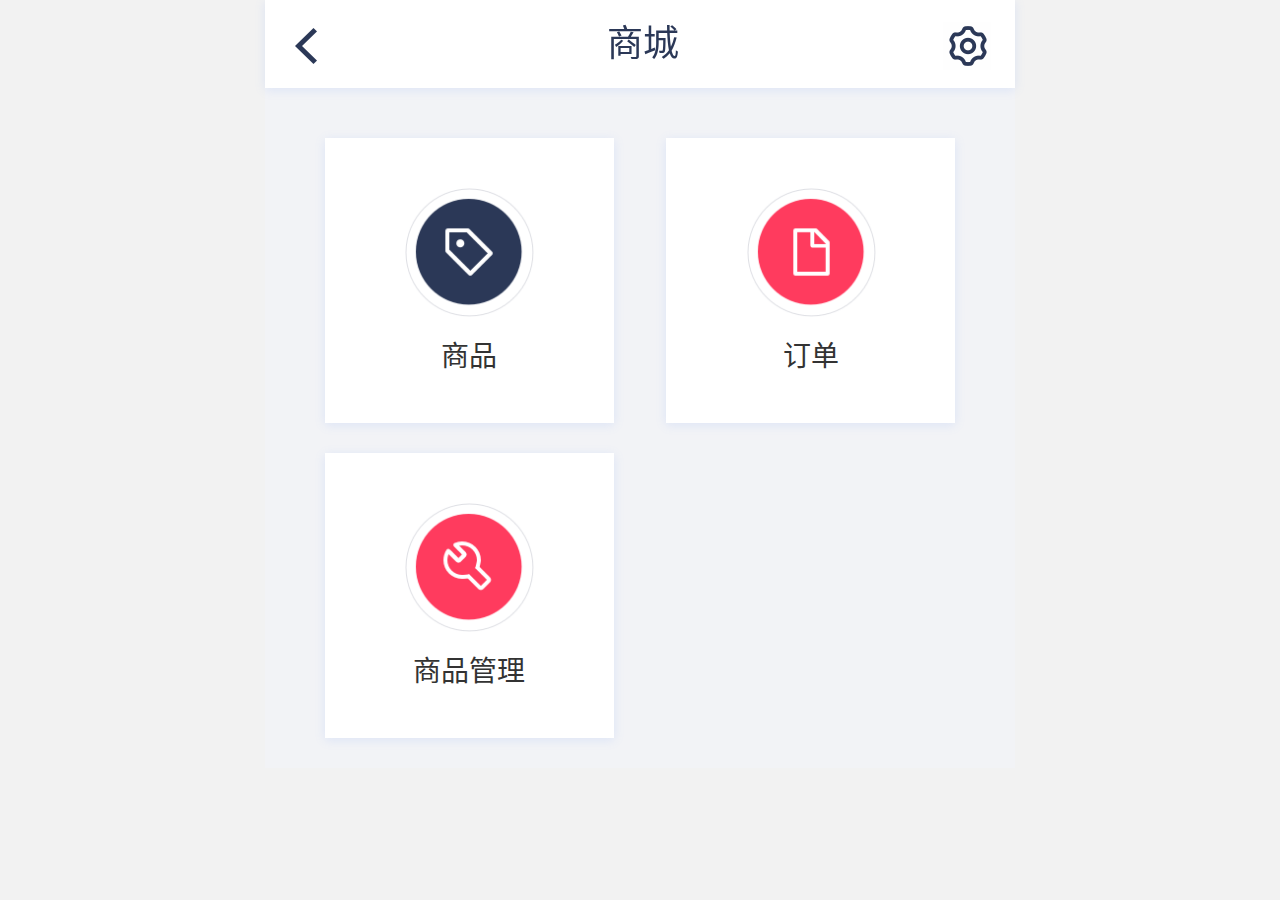
<file: index.html>
<!DOCTYPE html>
<html lang="zh-CN">
<head>
    <meta charset="UTF-8">
    <meta name="viewport" content="width=device-width,minimum-scale=1.0,maximum-scale=1.0,user-scalable=no">
    <script src="js/layout.js"></script>
    <title>商城</title>
    <link rel="stylesheet" href="css/comment.css">
    <link rel="stylesheet" href="css/index.css">
</head>

<body>
    <div class="box">
        <header>
            <ul>
                <li class="back">
                    <a href="javascript:void(0)"><img src="img/back@2x.png" alt=""></a>
                </li>
                <li class="title">
                    商城
                </li>
                <li class="setting">
                    <img src="img/set@2x.png" alt="">
                </li>
            </ul>
        </header>

        <div class="content">
            <div class="group">
                <a href="javascript:void(0)">
                    <div><img src="img/goods@2x.png" alt="商品"></div>
                    <p>商品</p>
                </a>
            </div>
            <div class="group">
                <a href="javascript:void(0)">
                    <div><img src="img/order@2x.png" alt="商品"></div>
                    <p>订单</p>
                </a>
            </div>
            <div class="group">
                <a href="javascript:void(0)">
                    <div><img src="img/goods_manager@2x.png" alt="商品"></div>
                    <p>商品管理</p>
                </a>
            </div>
        </div>


    </div>
</body>
</html>
</file>
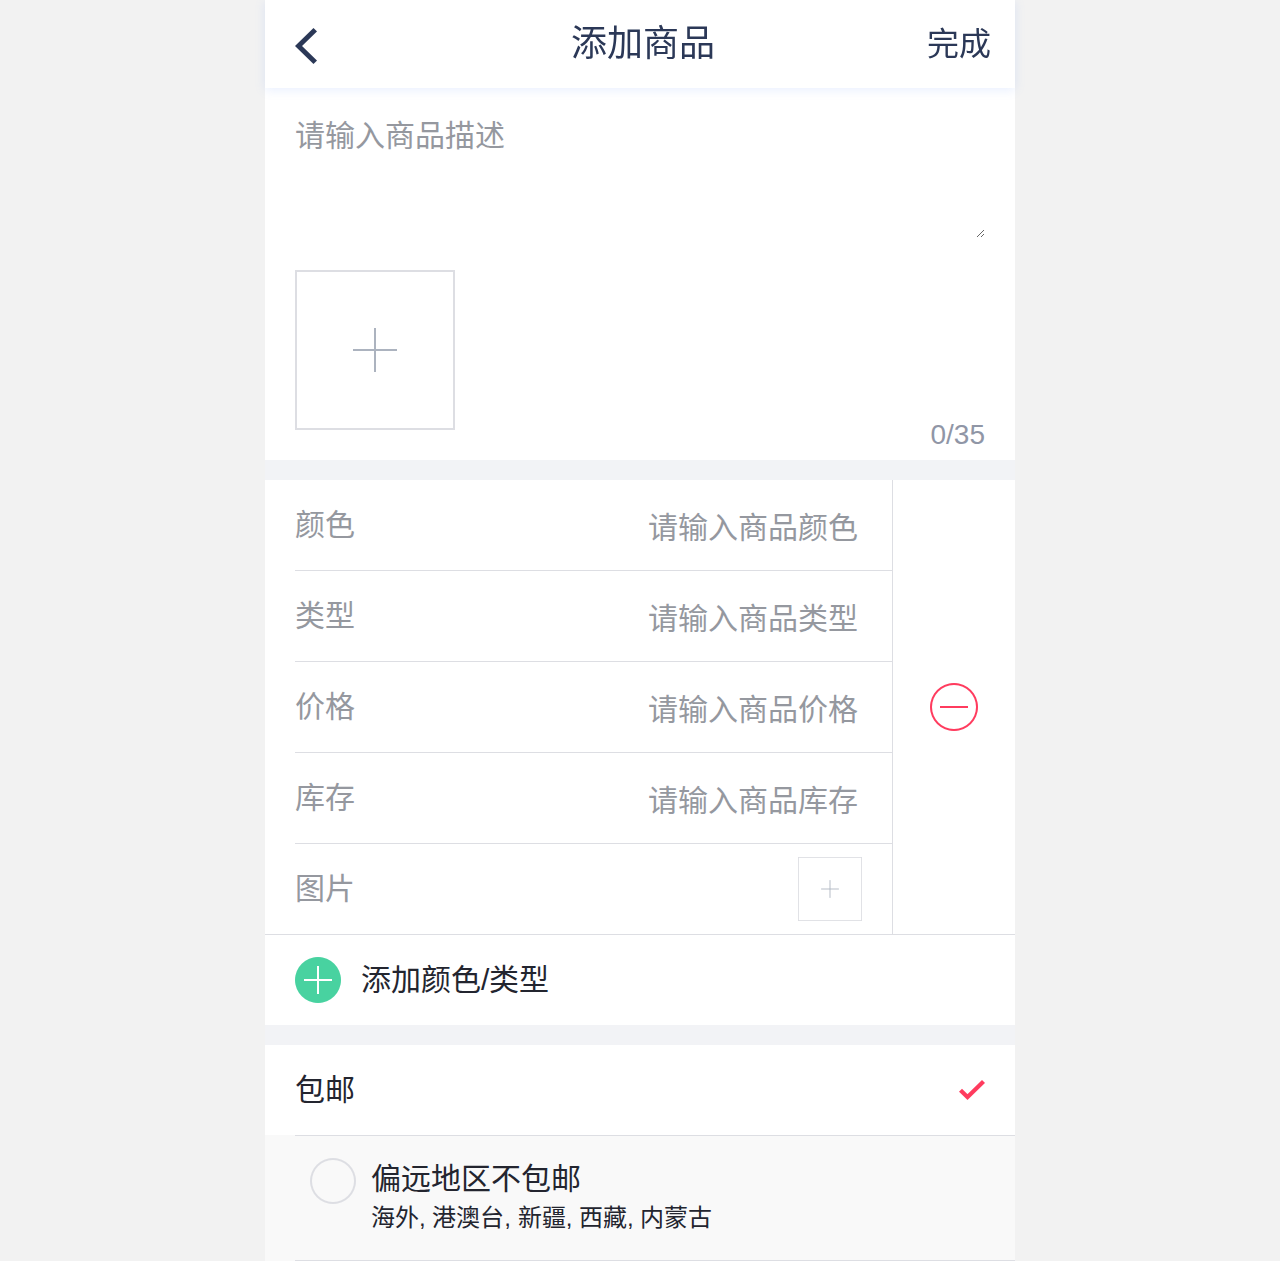
<file: add_goods.html>
<!DOCTYPE html>
<html lang="zh-CN">
<head>
    <meta charset="UTF-8">
    <meta name="viewport" content="width=device-width,minimum-scale=1.0,maximum-scale=1.0,user-scalable=no">
    <script src="js/layout.js"></script>
    <link rel="stylesheet" href="css/comment.css">
    <link rel="stylesheet" href="css/preview.css">
    <title>添加商品</title>
    <style>
        /*header*/
        header .complete{
            font-size: 0.32rem;
        }
        .edit-box{
            padding:0.3rem 0.3rem 0.3rem 0.3rem;
            background: #ffffff;
            position: relative;
        }
        .goods-dec-edit{
            font-size: 0.3rem;
            line-height: 0.4rem;
            width: 100%;
            height: 1.2rem;
            margin-bottom:0.22rem;
        }
        textarea::-webkit-input-placeholder,input::-webkit-input-placeholder{
            color: #95989F;
        }
        .banner-box li{
            position: relative;
            float: left;
            width: 1.6rem;
            height: 1.6rem;
            overflow: hidden;
            background: url("img/add-img@2x.png") no-repeat;
            background-size: cover;
            margin-right: 0.16rem;
        }
        .banner-box:after,.attr-edit:after,ul:after{
            display: table;
            content: '';
            clear: both;
        }
        .banner-box input[type='file']{
            position: absolute;
            left: 0;
            top: 0;
            width: 100%;
            height: 100%;
            opacity: 0;

        }
        .delete-icon{
            position: absolute;
            right: 0;
            top: 0;
            width: 0.32rem;
        }
        .banner-box img:not(.delete-icon){
            width: 100%;
        }
        .limit-box {
            position: absolute;
            right: 0.3rem;
            bottom: 0.1rem;
            font-size: 0.28rem;
            color: #9096A6;
            letter-spacing: 0;
            line-height: 0.3rem;
        }

        /*属性*/
        .attr-edit{
            margin-top: 0.2rem;
            padding-left: 0.3rem;
            background: #ffffff;
            position: relative;
        }
        .attr-edit>ul>li{
            position: relative;
            border-bottom: 1px solid #DDDEE3;
            padding:0.3rem 0.3rem 0.3rem 0;
            font-size: 0.3rem;
            color: #95989F;
            line-height: 0.3rem;
            width: 5.98rem;
            border-right: 1px solid #DDDEE3;
        }
        .attr-edit>ul>li:last-child{
            border-bottom: none;
        }
        .attr-edit li input{
            font-size: 0.3rem;
            width: 2.16rem;
            border: none;
            outline: none;
            float: right;
        }
        .attr-goods{
            position: absolute;
            right: 0.3rem;
            top:50%;
            margin-top:-0.32rem;

        }
        .goods-shortcut{
            position: relative;
            float: left;
            width: 0.64rem;
            height: 0.64rem;
            overflow: hidden;
            background: url("img/add-80.png") no-repeat center;
            background-size: 0.64rem 0.64rem;
            margin-left: 0.16rem;
        }
        .attr-edit input[type=file]{
            width: 0.64rem;
            height: 0.64rem;
            position: absolute;
            top:0;
            left: 0;
            opacity: 0;
        }
        .goods-shortcut img{
            width: 100%;
            display: block;
        }
        .delete-attr{
            position: absolute;
            right: 0.36rem;
            top:50%;
            margin-top: -0.25rem;
            width: 0.5rem;
        }
        .add-attr{
            border-top:1px solid #DDDEE3;
            background: #ffffff;
            padding: 0.3rem 0.3rem 0.3rem 0.96rem;
            position: relative;
            font-size: 0.3rem;
            color: #23252F;
            line-height: 0.3rem;
        }
        .add-attr span{
            position: absolute;
            left: 0.3rem;
            top:50%;
            margin-top: -0.23rem;
            display: inline-block;
            width: 0.46rem;
            height: 0.46rem;
            background: url("img/add-attr@2x.png") no-repeat center;
            background-size: 0.46rem 0.46rem;
        }
        /*包邮*/
        .detail-list{
            padding:0.3rem;
            background: #ffffff;
            font-size: 0.3rem;
            color: #23252F;
            line-height: 0.3rem;
            margin-top: 0.2rem;
        }
        .detail-list img{
            float: right;
            width: 0.26rem;
            margin-top:0.05rem;
        }
        .postage-exclude-box{
            padding-left:0.3rem;
            background: #F9F9F9;
        }
        .postage-exclude{
            border-top: 1px solid #DDDEE3;
            border-bottom: 1px solid #DDDEE3;

            color: #23252F;
        }
        .postage-title{
            padding-top:0.2rem;
            font-size: 0.3rem;
            color: #23252F;
            line-height: 0.46rem;
        }
        .postage-title span{
            width: 0.46rem;
            height: 0.46rem;
            display: inline-block;
            padding-left: 0.76rem;
            background: url("img/check-box@2x.png") no-repeat center;
            background-size: 0.46rem 0.46rem;
            vertical-align: middle;
        }
        .postage-exclude-area{
            padding-left: 0.76rem;
            font-size: 0.24rem;
            color: #23252F;
            line-height: 0.28rem;
            padding-bottom: 0.28rem;
        }
    </style>
</head>
<body>
    <div class="box">
        <header>
            <ul>
                <li class="back">
                    <a href="javascript:void(0)"><img src="img/back@2x.png" alt=""></a>
                </li>
                <li class="title">
                    添加商品
                </li>
                <li class="setting complete">
                    完成
                </li>
            </ul>
        </header>
        <div class="content">

            <!--文案编辑-->
            <div class="edit-box">
                <textarea class="goods-dec-edit" id="" maxlength="35"  name="" placeholder="请输入商品描述"></textarea>
                <div class="banner-box">
                    <ul>
                        <li>
                            <input type="file" name="banner[]">
                            <!--<img src="img/1.jpg" alt="">-->
                            <!--<img src="img/delete-banner@2x.png" alt="" class="delete-icon">-->
                        </li>
                    </ul>
                </div>
                <div class="limit-box">0/<span class="limit">35</span></div>
            </div>

            <!--属性编辑-->
            <div class="attr-box">
                <div class="attr-edit">
                    <ul>
                        <li>
                            <span>颜色</span>
                            <input type="text" name="size" placeholder="请输入商品颜色">
                        </li>
                        <li>
                            <span>类型</span>
                            <input type="text" name="type" placeholder="请输入商品类型">
                        </li>
                        <li>
                            <span>价格</span>
                            <input type="text" name="price" placeholder="请输入商品价格">
                        </li>
                        <li>
                            <span>库存</span>
                            <input type="text" name="size" placeholder="请输入商品库存">
                        </li>
                        <li>
                            <span>图片</span>
                            <div  class="attr-goods">
                                <ul>
                                    <li  class="goods-shortcut">
                                        <input type="file" name=attr[]">
                                        <!--<img src="img/1.jpg" alt="">-->
                                    </li>
                                </ul>
                            </div>
                        </li>
                    </ul>
                    <img src="img/detele-red@2x.png" alt="" class="delete-attr">
                </div>
                <div class="add-attr">
                    <span></span>添加颜色/类型
                </div>
            </div>

            <!--包邮-->
            <div class="postage">
                <div class="detail-list">
                    包邮
                    <img src="img/single-check@2x.png" alt="">
                </div>
                <div class="postage-exclude-box">
                    <div class="postage-exclude">
                        <div class="postage-title"><span></span>偏远地区不包邮</div>
                        <div class="postage-exclude-area">海外,&nbsp;港澳台,&nbsp;新疆,&nbsp;西藏,&nbsp;内蒙古</div>
                    </div>
                </div>
            </div>
        </div>

    </div>
</body>
</html>
</file>
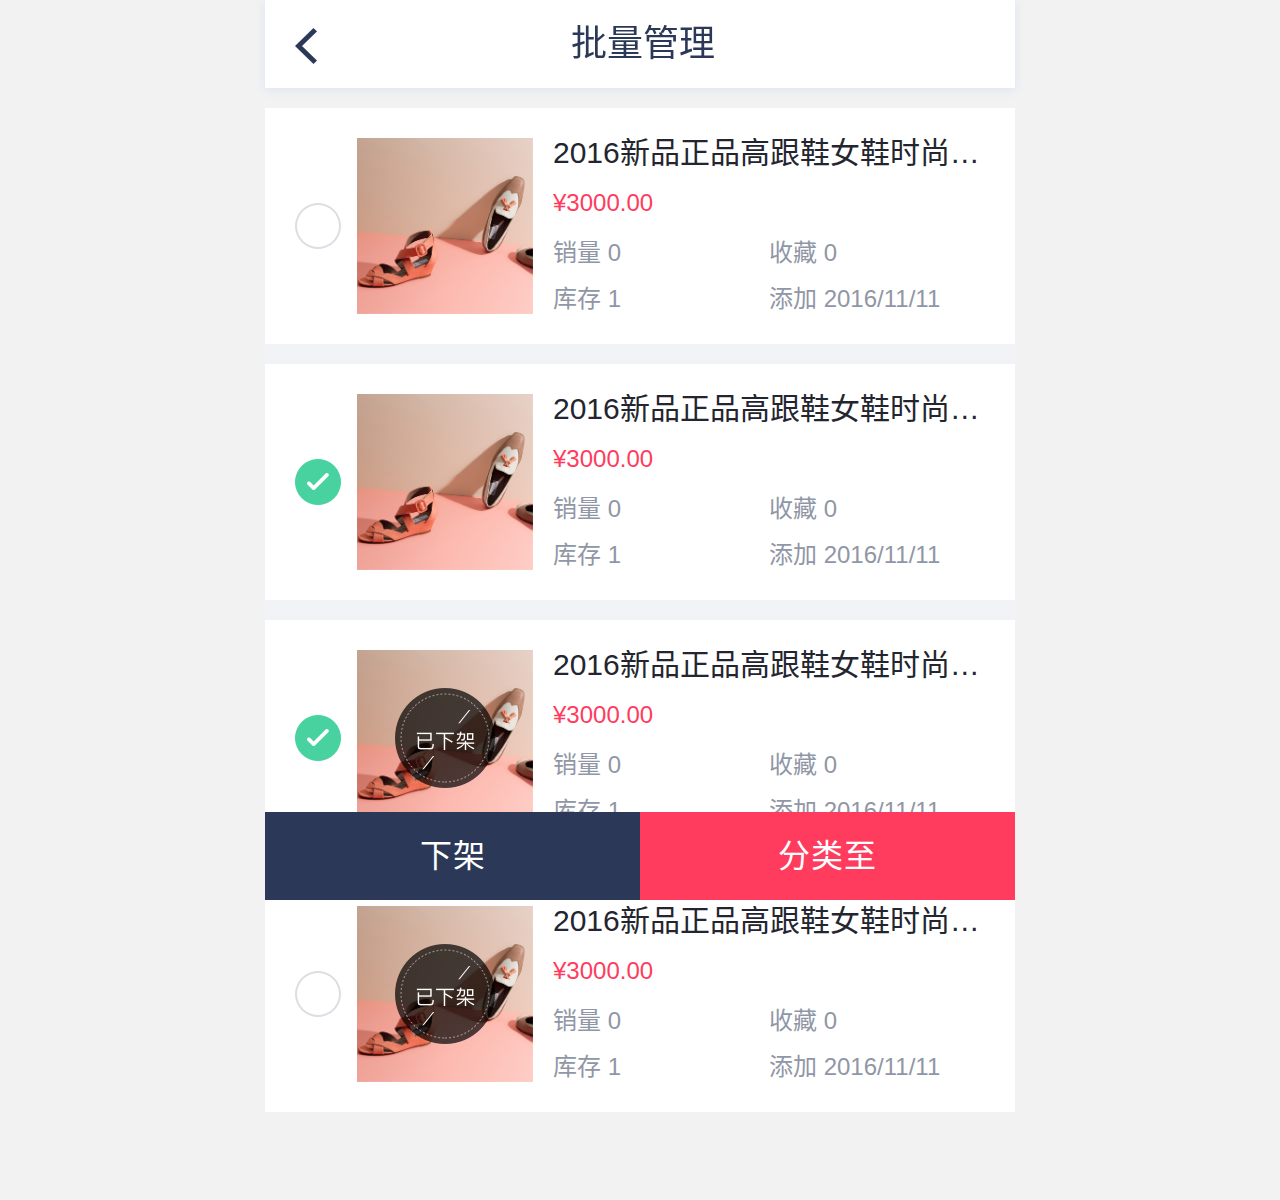
<file: bulk-manage.html>
<!DOCTYPE html>
<html lang="zh-CN">
<head>
    <meta charset="UTF-8">
    <script src="js/layout.js"></script>
    <meta name="viewport" content="width=device-width,minimum-scale=1.0,maximum-scale=1.0,user-scalable=no">
    <link rel="stylesheet" href="css/comment.css">
    <link rel="stylesheet" href="css/goods_manager.css">
    <title>批量管理</title>
</head>
<style>
    .content{
        margin: 1.08rem 0 0.88rem;

    }
    .bulk .goods-item{
        margin-top: 0.2rem;
        padding:0.3rem;

    }
    .bulk .check{
        float: left;
        width: 0.46rem;
        margin-right: 0.16rem;
    }
    .bulk .check img{
        width:0.46rem;
        margin-top:0.65rem;
    }
    .bulk .goods-dec{
        width: 4.32rem;
    }
    .dialog{

        background: rgba(0,0,0,0.7);
        box-shadow: 0 2px 14px 0;
        border-radius: 0.1rem;
        font-size: 0.28rem;
        padding:0.3rem 0.4rem;
        color:#fff;
        position: fixed;
        top:50%;
        left: 50%;
        transform: translate(-50%,-50%);
        letter-spacing: 1px;
        display: none;
    }
</style>
<body>
    <div class="box">
        <!--header-->
        <header>
            <ul>
                <li class="back">
                    <a href="javascript:void(0)"><img src="img/back@2x.png" alt=""></a>
                </li>
                <li class="title">
                    批量管理
                </li>
            </ul>
        </header>

        <!--content-->

        <div class="content">
            <div class="bulk">
                <div class="onsale">
                    <!--上架中商品列表-->
                    <div class="goods-list">
                        <div class="goods-item">
                            <div class="check">
                                <img src="img/check-box@2x.png" alt="">
                            </div>
                            <div class="goods-img">
                                <img src="img/1@2x.png" alt="">
                            </div>
                            <div class="goods-dec">
                                <p class="title">2016新品正品高跟鞋女鞋时尚新品女2016新品正品高跟鞋女鞋时尚新品女</p>
                                <p class="price">&yen;3000.00</p>
                                <p>
                                    <span>销量&nbsp;0</span><span>收藏&nbsp;0</span>
                                </p>
                                <p>
                                    <span>库存&nbsp;1</span><span>添加&nbsp;2016/11/11</span>
                                </p>
                            </div>
                        </div>
                    </div>

                    <!--选中列表-->
                    <div class="goods-list">
                        <div class="goods-item">
                            <div class="check">
                                <img src="img/checked@2x.png" alt="">
                            </div>
                            <div class="goods-img">
                                <img src="img/1@2x.png" alt="">
                            </div>
                            <div class="goods-dec">
                                <p class="title">2016新品正品高跟鞋女鞋时尚新品女2016新品正品高跟鞋女鞋时尚新品女</p>
                                <p class="price">&yen;3000.00</p>
                                <p>
                                    <span>销量&nbsp;0</span><span>收藏&nbsp;0</span>
                                </p>
                                <p>
                                    <span>库存&nbsp;1</span><span>添加&nbsp;2016/11/11</span>
                                </p>
                            </div>
                        </div>

                    </div>
                </div>
                <!--下架商品列表-->
                <div class="forsale">
                    <div class="goods-list">
                        <div class="goods-item">
                            <div class="check">
                                <img src="img/checked@2x.png" alt="">
                            </div>
                            <div class="goods-img  position-img">
                                <img src="img/1@2x.png" alt="">
                                <img src="img/undercarriage1@2x.png" alt="" class="under-icon">
                            </div>
                            <div class="goods-dec">
                                <p class="title">2016新品正品高跟鞋女鞋时尚新品女2016新品正品高跟鞋女鞋时尚新品女</p>
                                <p class="price">&yen;3000.00</p>
                                <p>
                                    <span>销量&nbsp;0</span><span>收藏&nbsp;0</span>
                                </p>
                                <p>
                                    <span>库存&nbsp;1</span><span>添加&nbsp;2016/11/11</span>
                                </p>
                            </div>
                        </div>

                    </div>

                    <div class="goods-list">
                        <div class="goods-item">
                            <div class="check">
                                <img src="img/check-box@2x.png" alt="">
                            </div>
                            <div class="goods-img  position-img">
                                <img src="img/1@2x.png" alt="">
                                <img src="img/undercarriage1@2x.png" alt="" class="under-icon">
                            </div>
                            <div class="goods-dec">
                                <p class="title">2016新品正品高跟鞋女鞋时尚新品女2016新品正品高跟鞋女鞋时尚新品女</p>
                                <p class="price">&yen;3000.00</p>
                                <p>
                                    <span>销量&nbsp;0</span><span>收藏&nbsp;0</span>
                                </p>
                                <p>
                                    <span>库存&nbsp;1</span><span>添加&nbsp;2016/11/11</span>
                                </p>
                            </div>
                        </div>

                    </div>
                </div>
            </div>


        </div>
        <!--footer-->
        <div class="footer">
            <ul>
                <li class="add foot-l">
                    <a href="javascript:void(0)">下架</a>
                </li>
                <li class="manage foot-r">
                    <a href="javascript:void(0)">分类至</a>
                </li>
            </ul>
        </div>

        <div class="dialog">
            商品已下架
        </div>
    </div>
</body>
</html>
</file>
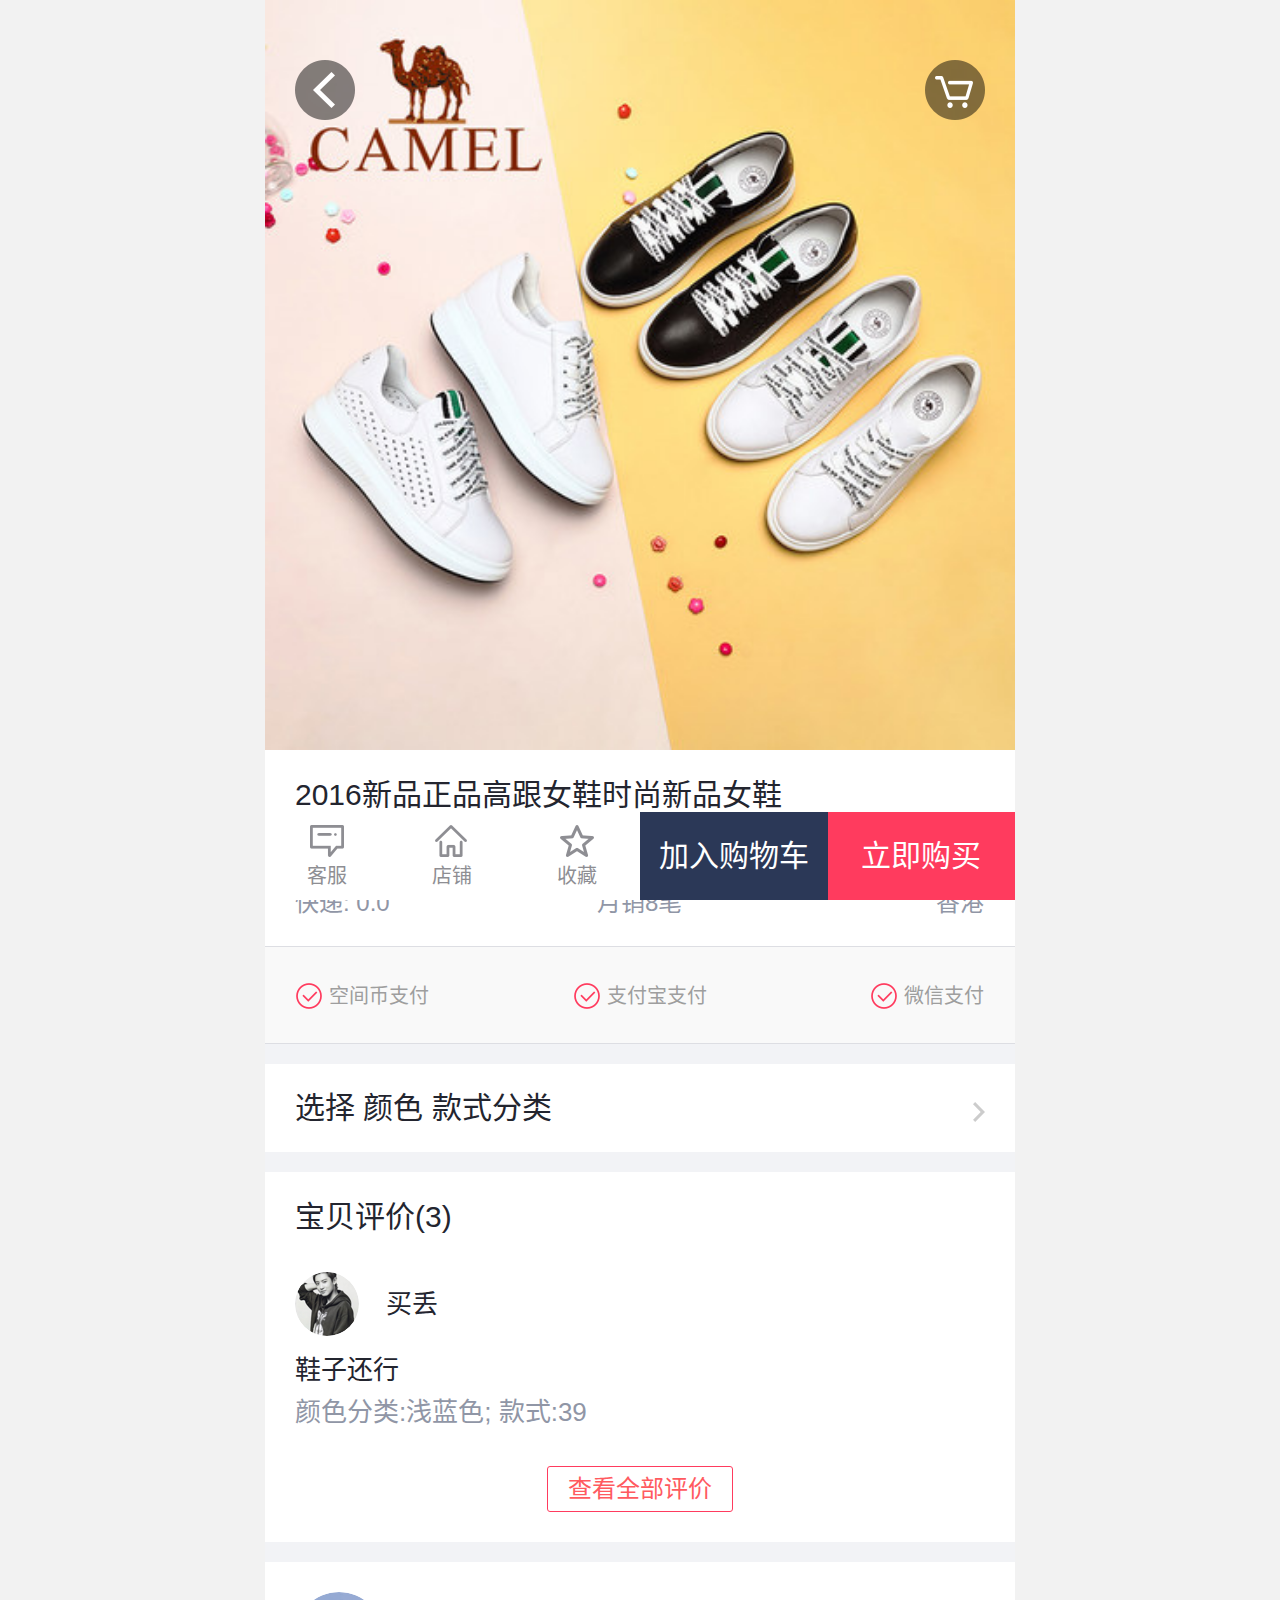
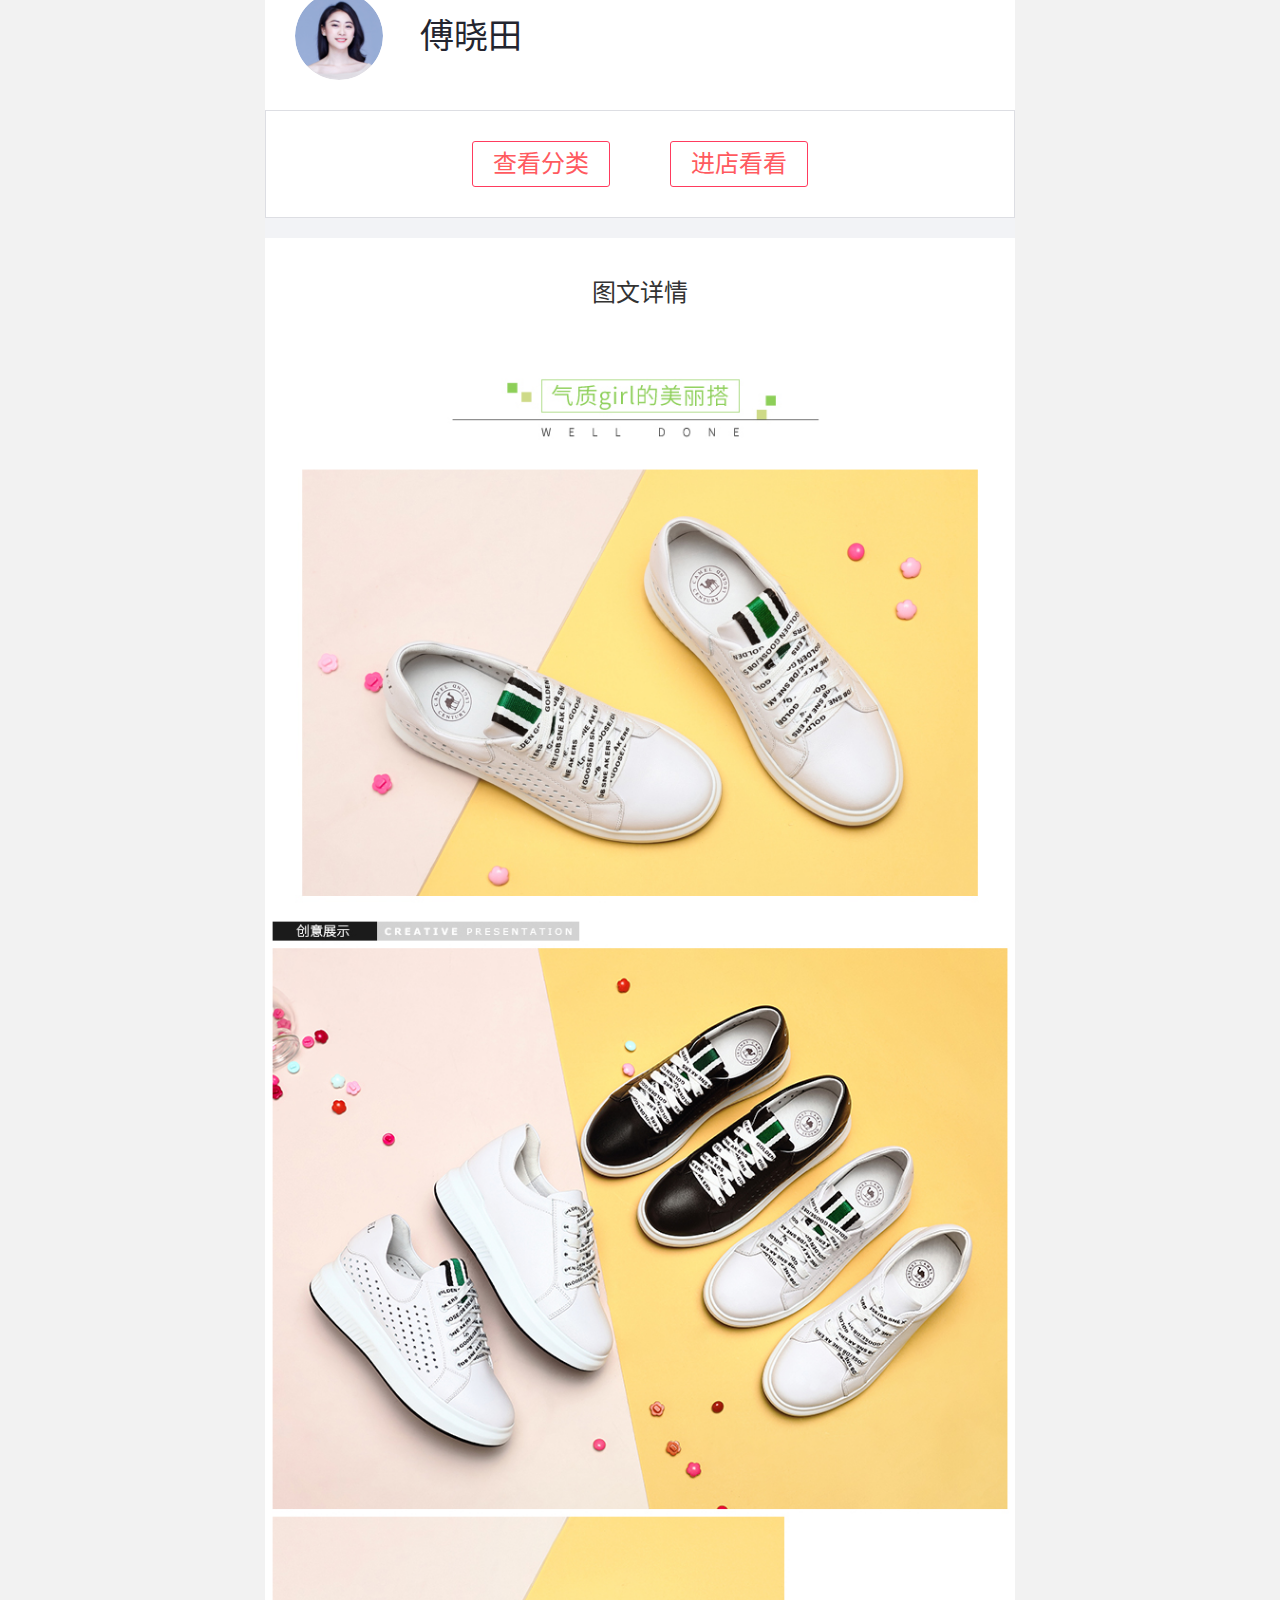
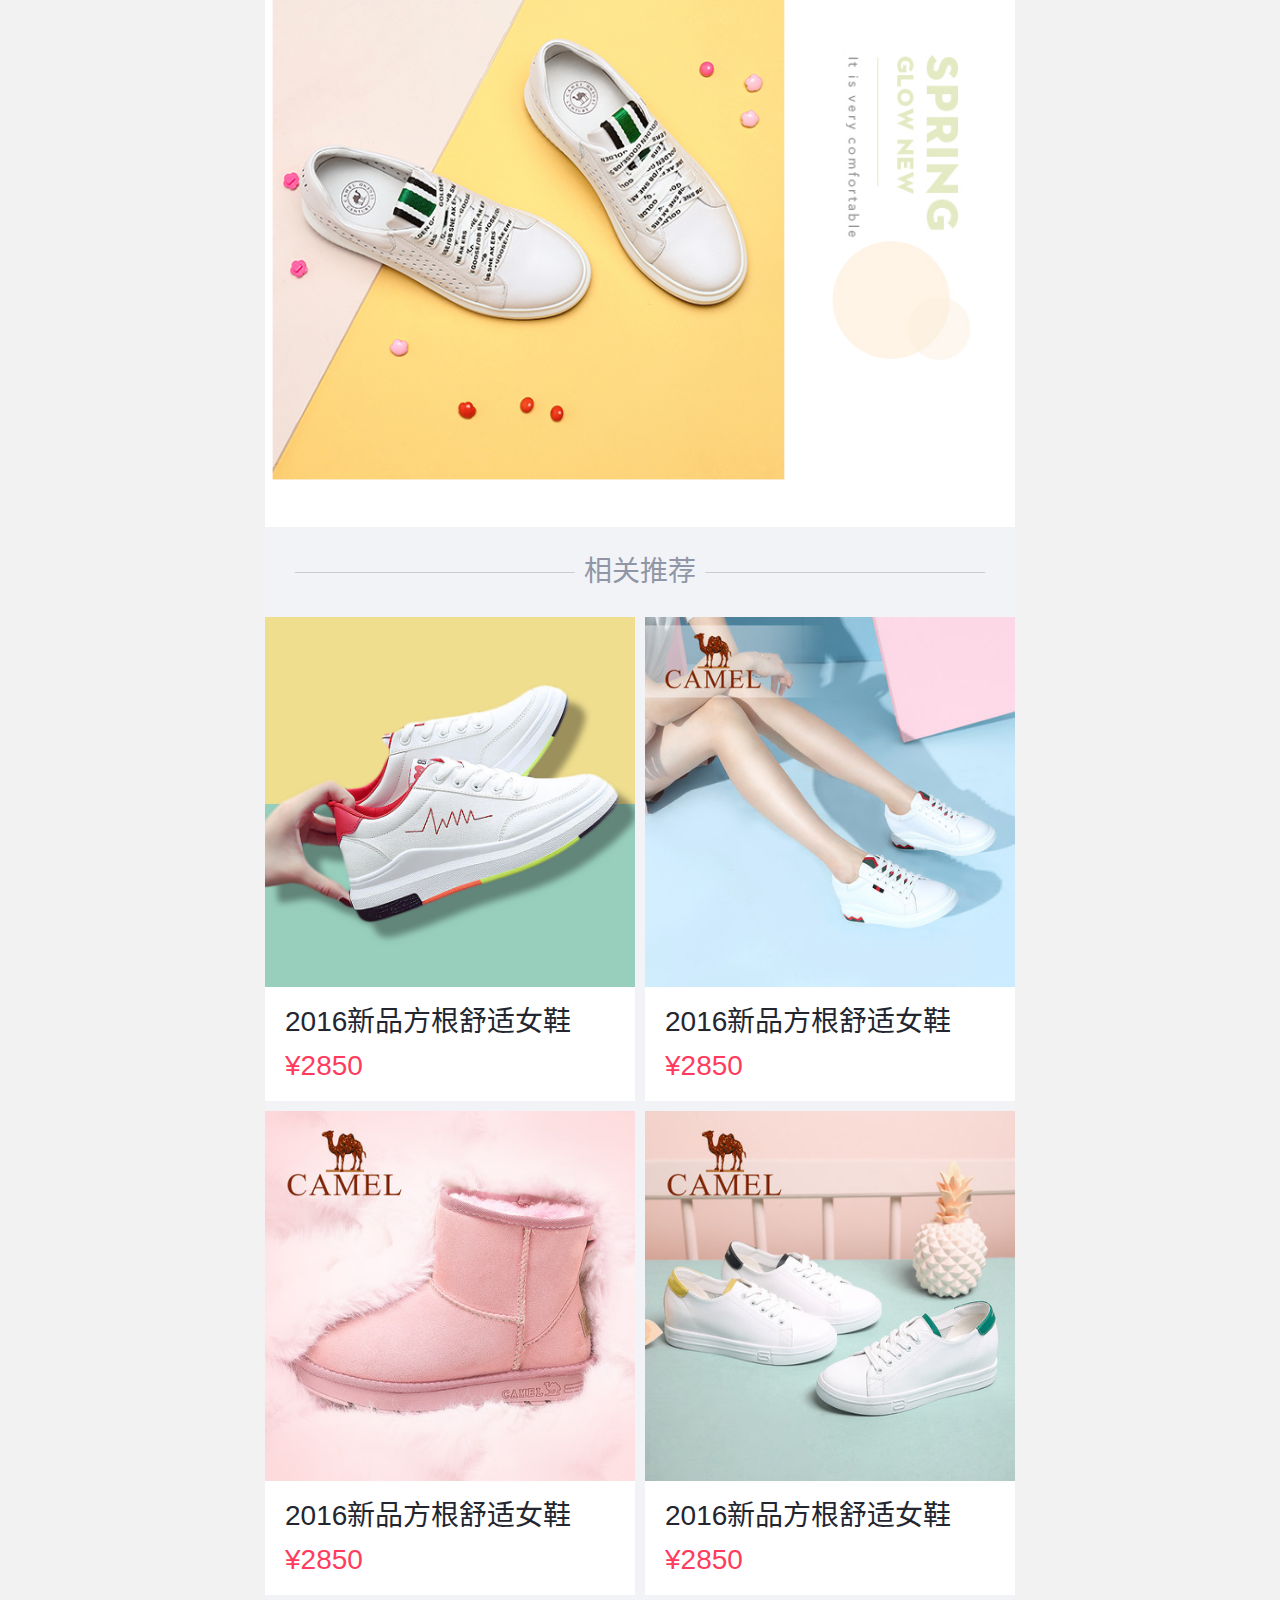
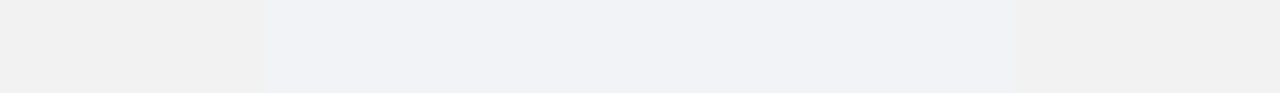
<file: preview.html>
<!DOCTYPE html>
<html lang="zh-CN">
<head>
    <meta charset="UTF-8">
    <meta name="viewport" content="width=device-width,minimum-scale=1.0,maximum-scale=1.0,user-scalable=no">
    <script src="js/layout.js"></script>
    <title>预览</title>
    <link rel="stylesheet" href="css/comment.css">
    <link rel="stylesheet" href="css/preview.css">
    <style>
        /*choose-goods*/


    </style>
</head>
<body>
    <div class="box">
        <div class="banner">
            <img src="img/0.jpg" alt="">

            <a href="javascript:void(0)" onclick="history.go(-1)" class="return">
                <img src="img/detail-return@2x.png" alt="">
            </a>
            <a href="javascript:void(0)">
                <img src="img/car@2x.png" alt="">
            </a>
        </div>

        <!--头部描述信息-->
        <div class="goods-profile">
            <p class="goods-title">2016新品正品高跟女鞋时尚新品女鞋</p>
            <p class="height-light">&yen;30000.00</p>
            <div class="goods-service">
                <ul>
                    <li>
                        快递:&nbsp;0.0
                    </li>
                    <li>
                        月销8笔
                    </li>
                    <li>
                        香港
                    </li>
                </ul>
            </div>
        </div>

        <!--支付方式-->
        <div class="pay-type">
            <ul>
                <li><span class="pay-icon">空间币支付</span></li>
                <li><span  class="pay-icon">支付宝支付</span></li>
                <li><span  class="pay-icon">微信支付</span></li>
            </ul>
        </div>


        <!--选择商品属性-->
        <div class="choose-box">
            选择&nbsp;颜色&nbsp;款式分类
            <span></span>
        </div>

        <!--评价模块-->
        <div class="comment">
            <div class="comment-title">宝贝评价(3)</div>
            <div class="comment-detail">
                <div>
                    <div class="comment-user"><img src="img/user@2x.png" alt=""></div>
                    <div class="commentator">买丢</div>
                </div>
                <p class="comment-text">鞋子还行</p>
                <p class="comment-goods">颜色分类:浅蓝色;&nbsp;款式:39</p>
            </div>
            <div class="btn-box">
                <a class="btn" href="javascript:void(0)">查看全部评价</a>
            </div>

        </div>

        <!--店铺信息-->
        <div class="shop">
            <div class="manager">
                <div class="manager-shortcut"><img src="img/manager@2x.png" alt=""></div>
                <div class="manager-name">傅晓田</div>
            </div>
            <div class="shop-tab">
                <a href="javascript:void(0)" class="btn">查看分类</a><!--
                --><a href="javascript:void(0)" class="btn">进店看看</a>
            </div>
        </div>

        <!--图文详情-->
        <div class="detail-box">
            <p>图文详情</p>
            <div>
                <img src="img/4.jpg" alt="">
                <img src="img/5.jpg" alt="">
            </div>
        </div>


        <!--相关推荐-->

        <div class="recommend-box">
            <div class="recommend-title">
                相关推荐
                <img src="img/Combined%20Shape@2x.png" alt="">
                <img src="img/Combined%20Shape@2x.png" alt="">
            </div>
            <div class="recommend-product">
                <ul>
                    <li class="recommend-list">
                        <a href="javascript:void(0)">
                            <div class="product-shortcut">
                                <img src="img/pro1.jpg" alt="">
                            </div>
                            <div class="recommend-text">
                                <p>2016新品方根舒适女鞋</p>
                                <p>&yen;2850</p>
                            </div>
                        </a>

                    </li>
                    <li class="recommend-list">
                        <a href="javascript:void(0)">
                            <div class="product-shortcut">
                                <img src="img/pro2.jpg" alt="">
                            </div>
                            <div class="recommend-text">
                                <p>2016新品方根舒适女鞋</p>
                                <p>&yen;2850</p>
                            </div>
                        </a>

                    </li>
                    <li class="recommend-list">
                        <a href="javascript:void(0)">
                            <div class="product-shortcut">
                                <img src="img/pro3.jpg" alt="">
                            </div>
                            <div class="recommend-text">
                                <p>2016新品方根舒适女鞋</p>
                                <p>&yen;2850</p>
                            </div>
                        </a>

                    </li>
                    <li class="recommend-list">
                        <a href="javascript:void(0)">
                            <div class="product-shortcut">
                                <img src="img/pro4.jpg" alt="">
                            </div>
                            <div class="recommend-text">
                                <p>2016新品方根舒适女鞋</p>
                                <p>&yen;2850</p>
                            </div>
                        </a>

                    </li>
                </ul>

            </div>
        </div>


        <!--选择商品-->
        <div class="mask">
            <div class="choose-detail">
                <div class="choose-goods">
                    <div class="goods-dec">
                        <div class="goods-l">
                            <img src="img/0.jpg" alt="">
                        </div>
                        <div class="goods-r">
                            <p class="goods-price">&yen;3000</p>
                            <p class="stock">&yen;库存10件</p>
                            <p>选择&nbsp;颜色&nbsp;款式&nbsp;分类</p>
                        </div>
                    </div>

                    <div class="goods-attr-choose">
                        <ul>
                            <!--尺码-->
                            <li class="attr-list">
                                <div class="attr">尺码</div>
                                <div class="attr-item">
                                    <ul>
                                        <li>34</li>
                                        <li>35</li>
                                        <li>36</li>
                                        <li>37</li>
                                        <li>38</li>
                                        <li>39</li>
                                        <li>40</li>
                                    </ul>
                                </div>
                            </li>
                            <!--颜色-->
                            <li class="attr-list">
                                <div class="attr">颜色分类</div>
                                <div class="attr-item">
                                    <ul>
                                        <li>杏粉色</li>
                                        <li>象牙白</li>
                                    </ul>
                                </div>
                            </li>
                            <!--购买数量-->
                            <li class="attr-list">
                                <div class="attr">购买数量</div>
                                <div class="quantity">
                                    <a href="javascript:void(0)" class="add"></a>
                                    <input type="text" readonly value="1" class="num">
                                    <a href="javascript:void(0)" class="minus"></a>
                                </div>
                            </li>
                        </ul>
                    </div>
                </div>
                <div class="tab">
                    <ul>
                        <li class="mask-add-card">加入购物车</li>
                        <li class="mask-buy">立即购买</li>
                    </ul>
                </div>
            </div>
        </div>


        <!--底部-->
        <footer>
           <div class="footer-left">
               <ul>
                   <li>
                       <a href="javascript:void(0)">
                           <img src="img/service@2x.png" alt="">
                           <p>客服</p>
                       </a>
                   </li>
                   <li>
                       <a href="javascript:void(0)">
                           <img src="img/home@2x.png" alt="">
                           <p>店铺</p>
                       </a>
                   </li>
                   <li>
                       <a href="javascript:void(0)">
                           <img src="img/star@2x.png" alt="">
                           <p>收藏</p>
                       </a>
                   </li>
               </ul>
           </div>
           <div class="footer-right">
               <ul>
                   <li class="add-card">加入购物车</li>
                   <li class="buy">立即购买</li>
               </ul>
           </div>
        </footer>
    </div>
</body>
</html>
</file>
<file: css/comment.css>
/**
    * Author:wyl
    * Create Time:2018-02-01 14:44
    * Description:
*/
* {
    box-sizing: border-box;
    /* 在X5新内核Blink中，在排版页面的时候，会主动对字体进行放大，会检测页面中的主字体，当某一块字体在我们的判定规则中，认为字号较小，并且是页面中的主要字体，就会采取主动放大的操作。然而这不是我们想要的，可以采取给最大高度解决 */
    max-height: 100000px;
}

*:before, *:after {
    box-sizing: border-box;
    max-height: 100000px;
}

*, *:before, *:after {
    -webkit-tap-highlight-color: rgba(0, 0, 0, 0);
}

html, body, div, span, object, iframe, h1, h2, h3, h4, h5, h6, p, blockquote, pre, a, abbr, address, cite, code, del, dfn, em, img, ins, kbd, q, samp, small, strong, sub, sup, var, b, i, dl, dt, dd, ol, ul, li, fieldset, form, label, legend, table, caption, tbody, tfoot, thead, tr, th,textarea, td {
    border: 0 none;
    font-size: inherit;
    color: inherit;
    margin: 0;
    padding: 0;
    vertical-align: baseline;
}

h1, h2, h3, h4, h5, h6 {
    font-weight: normal;
}

em, strong {
    font-style: normal;
}

ul, ol, li {
    list-style: none;
}

body {
    font-family:PingFangSC-Regular, "Helvetica Neue",Helvetica,"PingFang SC","Hiragino Sans GB","Microsoft YaHei","\5FAE\8F6F\96C5\9ED1",Arial,sans-serif;
    line-height: 1.5;
    color: #333;
    background-color: #f2f2f2;
    font-size: 0.24rem;
}

a {
    text-decoration: none;
}
.box {
    position: relative;
    background: #f2f3f6;
    width: 7.5rem;
    margin: 0 auto;

}
/*header*/
header{
    position: fixed;
    z-index: 10;
    top: 0;
    width:100% ;
    background: #fff;
    padding:0 0.24rem 0 0.30rem;
    height: 0.88rem;
    line-height: 0.88rem;
    color: #2B3857;
    font-size: 0.36rem;
    box-shadow:0 2px 10px 0 rgba(100,150,255,0.15);
}

.header ul{

    position: relative;
}
.back,.setting{
    position: absolute;
}
.title{
    text-align: center;
}
.back{
    top:0;
    left: 0.3rem;
}
.setting{
    top:0;
    right: 0.24rem;
}
.setting img{
    width: 0.48rem;
    vertical-align: middle;
}
.back img{
    width:0.22rem ;
    vertical-align: middle;
}
.content{
    margin-top:0.88rem;
}

header,.nav{
        width: 7.5rem;

}


/*footer*/
.footer ul:after{
    display: table;
    content: '';
    clear: both;
}
.footer{
    width: 7.5rem;
    height: 0.88rem;
    text-align: center;
    color:#fff;
    position: fixed;
    bottom: 0;
    font-size: 0.32rem;
    line-height: 0.88rem;
}
.footer a{
    display: block;
}
.foot-l,.foot-r{
    letter-spacing: 1px;
    float: left;
    width: 50%;
}
.foot-l{
    background: #2B3857;
}
.foot-r{
    background:#FF3B5E;
}
</file>
<file: css/index.css>
/**
    * Author:wyl
    * Create Time:2018-02-01 16:55
    * Description:
*/

.content{
    width: 100%;
    padding-top:0.5rem;
}
.content:after{
    display: table;
    content: '';
    clear: both;
}
.group{
    width:38.5%;
    background: #ffffff;
    box-shadow: 0 2px 10px 0 rgba(100,150,255,0.15);
    float: left;
    font-size: 0.28rem;
}
.group:nth-child(odd){
    margin:0 7% 0.3rem 8%;
}
.group a{
    width: 100%;
    display: block;
}
.group img{
    display: block;
    margin:17% auto 0 auto;
    width: 45%;
}
.group p{
    line-height: 0.28rem;
    margin-top:9%;
    padding-bottom: 18%;
    text-align: center;
}
</file>
<file: css/preview.css>
/**
    * Author:wyl
    * Create Time:2018-02-08 13:48
    * Description:
*/


/*banner*/
.banner{
    width: 100%;
    position: relative;
}
.banner img{
    display: block;
    width: 100%;
}
.banner a{
    display: block;
    position: absolute;
    width: 0.6rem;
    height: 0.6rem;
    top:0.6rem;
}
.return{
    left: 0.3rem;
}
.banner a:last-child{
    right: 0.3rem;
}
.pay-icon {
    display: inline-block;
    padding-left: 0.34rem;
    font-size: 0.20rem;
    color: #9e9e9e;
    background: url(../img/pay-icon@2x.png) no-repeat left center;
    background-size: 0.28rem 0.28rem;
}
.goods-profile{
    padding: 0.3rem;
    background: #fff;
}
.goods-title{
    font-size: 0.3rem;
    color:#23252F;
    line-height: 0.3rem;
    overflow: hidden;
    text-overflow: ellipsis;
    white-space: nowrap;
}
.height-light{
    margin:0.2rem 0;
    font-size: 0.4rem;
    line-height: 0.4rem;
    color: #FF3B5E ;
}
.goods-service{
    color:#9096A6;
    font-size: 0.24rem;
    line-height: 0.26rem;
}
.goods-service:after,.pay-type:after,footer:after,.recommend-box:after,.attr-item:after{
    display: table;
    content: '';
    clear: both;
}
.goods-service li,.pay-type li{
    float: left;
    width: 33.3%;
    text-align: center;
}
.goods-service li:first-child,.pay-type li:first-child{
    text-align: left;
}
.goods-service li:last-child,.pay-type li:last-child{
    text-align: right;
}
.pay-type {
    width: 100%;
    padding:0.3rem;
    background: #F9F9F9;
    border-top:1px solid #DDDEE3;
    border-bottom:1px solid #DDDEE3;
}
.choose-box{
    cursor: pointer;
    margin:0.2rem 0;
    padding:0 0.3rem;
    color: #23252F;
    font-size: 0.3rem;
    line-height: 0.88rem;
    height: 0.88rem;
    position: relative;
    background: #fff;
}
.choose-box span{
    position: absolute;
    display: inline-block;
    width:0.12rem;
    height: 0.2rem;
    background: url("../img/link-arrow@2x.png") no-repeat center;
    background-size: 0.12rem 0.2rem;
    top:50%;
    margin-top:-0.06rem;
    right: 0.3rem;

}

/*comment*/
.comment{
    padding: 0.3rem;
    background: #fff;
}
.comment-title{
    color:#23252F;
    font-size: 0.3rem;
    line-height: 0.3rem;
}
.comment-detail{
    padding: 0.4rem 0;
}
.comment-user{
    vertical-align: middle;
    margin-right: 0.2rem;
    display: inline-block;
    height: 0.64rem;
    width: 0.64rem;
    border-radius: 50%;
    overflow: hidden;
}
.comment-user img{
    display: block;
    width: 100%;
}
.commentator{
    vertical-align: middle;
    font-size: 0.26rem;
    line-height: 0.64rem;
    color: #23252F;
    display: inline-block;
}
.comment-text{
    font-size: 0.26rem;
    color: #23252F;
    line-height: 0.28rem;
    margin-top:0.2rem;
}
.comment-goods{
    font-size: 0.26rem;
    color: #9096A6;
    line-height: 0.28rem;
    margin-top:0.14rem
}
.btn-box{
    text-align: center;
}
.btn{
    cursor: pointer;
    display:inline-block;
    border: 1px solid #FF3B5E  ;
    color:#FF5A5F;
    line-height: 0.24rem;
    font-size: 0.24rem;
    padding:0.1rem 0.2rem;
    margin:0 auto;
    border-radius: 3px;
    text-align: center;
}
.detail-box p{
    background: #fff;
    line-height: 1.1rem;
    height: 1.1rem;
    text-align: center;
}

/*shop*/
.shop{

    margin:0.2rem 0;
    background: #fff;
}
.manager{
    padding: 0.3rem ;
}
.manager-shortcut,.manager-name{
    display: inline-block;
    vertical-align: middle;
}
.manager-shortcut{
    width: 0.88rem;
    height: 0.88rem;
    overflow: hidden;
    border-radius: 50%;
}
.manager-shortcut img{
    display: block;
    width: 100%;
}
.manager-name{
    font-size: 0.34rem;
    line-height: 0.88rem;
    color: #23252F;
    margin-left: 0.3rem;
}
.shop-tab{
    padding:0.3rem 0;
    border:1px solid #DDDEE3;
    text-align: center;
}
.shop-tab .btn:first-child{
    margin-right:0.6rem;
}
.detail-box{
    background: #ffffff;
    padding-bottom: 0.4rem;
}
.detail-box img{
    display: block;
    width: 100%;
}


.recommend-box{
    padding-bottom: 0.88rem;
}
.recommend-title{
    font-size: 0.28rem;
    color: #9096A6;
    line-height: 0.3rem;
    padding: 0.3rem;
    position: relative;
    text-align: center;
}
.recommend-title img{
    display: block;
    position: absolute;
    top:50%;
    width: 2.8rem;
    height: 0.02rem;
}
.recommend-title img:last-child{
    right: 0.3rem;
}
.recommend-list{
    margin-bottom: 0.1rem;
    background: #fff;
    width: 3.7rem;
}
.product-shortcut{
    width: 100%;
    height: 3.7rem;
    overflow: hidden;
}
.product-shortcut img{
    width: 100%;
}
.recommend-text{
    padding:0.2rem 0 0.2rem 0.2rem;
}
.recommend-text p{
    font-size: 0.28rem;
    color: #23252F;
    line-height: 0.3rem;
    overflow: hidden;
    text-overflow: ellipsis;
    white-space: nowrap;
}
.recommend-text p:last-child{
    margin-top: 0.14rem;
    color: #FF3B5E;
}
.recommend-list:nth-child(odd){
    float: left;
}
.recommend-list:nth-child(even){
    float: right;
}


/*footer*/
footer{
    background: #ffffff;
    position: fixed;
    bottom: 0;
    width: 7.5rem;


}
.footer-left,.footer-right{
    width: 50%;
    float: left;
}

.footer-left li{
    padding:0.13rem 0;
    float: left;
    width: 33.3%;
    text-align: center;
}
.footer-right li{

    float: left;
    width: 50%;
    text-align: center;
}
footer img{
    margin: 0 auto;
    width:0.34rem;
    display:block;
}
footer a{
    display: block;
}
footer p{
    font-size: 0.2rem;
    color: #8E8E93;
    line-height: 0.22rem;
    margin-top:0.08rem;
}
.add-card,.buy{
    line-height: 0.88rem;
    font-size: 0.3rem;
    color: #FFFFFF;
}
.add-card{
    background: #2B3857;

}
.buy{
    background: #FF3B5E;
}

.mask{
    width: 7.5rem;
    height: 100%;
    position: fixed;
    background: rgba(0,0,0,0.70);
    top:0;
    z-index: 12;
    display: none;
}

.choose-detail{
    overflow: hidden;
    background: #fff;
    position: absolute;
    transition: bottom ease 0.3s;
    bottom: 0;

}
.choose-goods{
    padding:0.3rem;
    margin-bottom: 1.1rem;

}
.goods-dec{
    width: 6.9rem;
    padding-bottom: 0.3rem;
    overflow: hidden;
    border-bottom: 1px solid #DDDEE3;
}
.goods-l,.goods-r{
    float: left;
}
.goods-l{
    margin-right: 0.2rem;
    width:1.3rem;
    height: 1.3rem;
    overflow: hidden;
}
.goods-l img{
    display: block;
    width: 100%;

}
.goods-r{

    width: 5.4rem;
    overflow: hidden;
}
.goods-r p{
    overflow: hidden;
    text-overflow: ellipsis;
    white-space: nowrap;
    font-size: 0.28rem;
    color: #23252F;
    line-height: 0.3rem;
}
.goods-r p.goods-price{
    font-size: 0.32rem;
    color: #FF3B5E;
}
.stock{
    padding:0.2rem 0;
}
.attr-list{
    position: relative;
    padding:0.3rem 0;
    border-bottom:1px solid #DDDEE3;
}
.attr-list:last-child{

}
.attr{
    font-size: 0.28rem;
    color: #23252F;
    line-height: 0.3rem;

}
.attr-item li{
    float:left;
    border: 1px solid #DDDEE3;
    font-size: 0.24rem;
    line-height: 0.24rem;
    padding:0.08rem 0.26rem;
    margin-right: 0.2rem;
    margin-top: 0.2rem;
    border-radius: 0.04rem;
}
.quantity{
    position: absolute;
    top: 0.24rem;
    right: 0;
}
.quantity a{
    display: block;
    float: left;
    width: 0.44rem;
    height: 0.44rem;
    border: 1px solid #DDDEE3;
}
.add{
    background: url("img/add@2x.png") no-repeat center;
    background-size: 0.2rem 0.2rem;
}
.minus{
    background: url("img/minus@2x.png") no-repeat center;
    background-size: 0.2rem 0.04rem;
}


.num{
    width: 0.6rem;
    height: 0.44rem;
    font-size: 0.24rem;
    float: left;
    border: 1px solid #DDDEE3;
    text-align: center;
}
/*tba底部*/
.tab{
    width: 7.5rem;
    overflow: hidden;

}
.tab li{
    float: left;
    width: 50%;
    font-size: 0.32rem;
    color: #FFFFFF;
    line-height: 0.32rem;
    padding:0.28rem 0;
    text-align: center;
}
.mask-add-card{
    background: #2B3857;
}
.mask-buy{
    background: #FF3B5E;
}
</file>
<file: css/goods_manager.css>
/**
    * Author:wyl
    * Create Time:2018-02-02 11:35
    * Description:
*/


.content{
    margin: 1.96rem 0 0.88rem;
}
.nav{
    color:#9096A6;
    font-size: 0.3rem;
    background: #FFFFFF;
    box-shadow: inset 0 0 0 0 #DFE0E5;
    position: fixed;
    top:0.88rem;
}
.nav li{
    position: relative;
    height: 0.88rem;
    line-height: 0.88rem;
    float: left;
    width: 33%;
    text-align: center;
    cursor: pointer;
}
.active{
    color:#23252F;
}
.break{
    position: absolute;
    bottom: -0.14rem;
    clear: both;
    width:100%;
}
.break img{
    display: none;
    width: 0.9rem;
    margin:0 auto
}
.active .break img{
    display: block;
}
.goods-list{
    width: 100%;
    margin-top:0.2rem;
    background: #ffffff;
    color:#9096A6;
    font-size: 0.24rem;
}
.goods-img{
    float: left;
    width:1.76rem;
    height: 1.76rem;
}
.goods-img img{
    display: block;
    width: 100%;
}
.goods-dec{
    float: right;
    width:5rem;
}
.goods-item{
    padding:0.3rem 0.3rem 0 0.3rem;
}
.goods-item:after,.goods-handle ul:after,.footer ul:after{
    display: table;
    content: '';
    clear: both;
}
.goods-dec p{
    line-height: 0.3rem;
    overflow: hidden;
    text-overflow: ellipsis;
    white-space: nowrap;
}
.goods-dec p:not(:first-child){
    margin-top: 0.2rem;
}
.goods-dec>.title{
    color:#23252F;
    font-size: 0.3rem;


}
.goods-dec>.price{
    color:#FF3B5E;


}
.goods-dec p:last-child{
    margin-top: 0.16rem;
}
.goods-dec p span{
    font-size: 0.24rem;
    display: inline-block;
    width: 50%;
}
.goods-handle{
    margin-top: 0.3rem;
    padding:0.2rem 0;
    border-top:1px solid #DDDEE3 ;

}

.sale .goods-handle li{
    line-height: 0.28rem;
    height: 0.28rem;
    font-size: 0.26rem;
    float: left;
    width: 33.3%;
    text-align: center;
    cursor: pointer;
}
.goods-handle li:not(:last-child){
    border-right: 1px solid #DDDEE3 ;
}

.goods-handle li span{
    display: inline-block;
    vertical-align: middle;
    width:0.4rem;
    height: 0.3rem;
    margin-right: 0.12rem;
}
.preview span{
    background: url("../img/preview@2x.png");
    background-size: 0.4rem 0.3rem;
}
.copy span{
    background: url("../img/Link Copy 2@2x.png");
    background-size: 0.4rem 0.3rem;
}
.share span{
    background: url("../img/share.png");
    background-size: 0.4rem 0.3rem;
}
/*已下架*/
.under li{
    line-height: 0.28rem;
    height: 0.28rem;
    font-size: 0.26rem;
    float: left;
    width: 50%;
    text-align: center;
    cursor: pointer;
}
.position-img{
    position: relative;
}
.position-img .under-icon{
    position: absolute;
    width: 1rem;
    top:50%;
    left: 50%;
    transform: translate(-50%,-50%);
}
.undercarriage span{
    margin-top:-0.08rem;
    background: url("../img/arrow-up@2x.png") ;
    background-size: 0.4rem 0.3rem;
}


/*category*/

.category-list{
    display: none;
    right: -100%;
    background: #fff;
    position: relative;
    padding:0.3rem 0;
    border-bottom: 1px solid #DDDEE3;
}
.category-list p{
    padding: 0 0.3rem;
}
.category-list p.category-title{
    color:#23252F;
    margin-bottom: 0.12rem;
    line-height: 0.3rem;
    font-size: 0.3rem;
}
.category-list p.category-profile{
    font-size: 0.28rem;
    color: #9096A6;
    line-height: 0.3rem;
}
.category-tab{
    position: absolute;
    right: 0;
    top:0;
}
.category-tab li{
    text-align: center;
    line-height: 1.28rem;
    float: left;
    width: 1.48rem;
    height: 1.28rem;
    font-size: 0.32rem;
    letter-spacing: 1px;
    color:#fff;
}
.category-tab .edit{
    background: #ACB3BF;
}
.category-tab .clear-away{
    background: #FF3B5E ;
}

/*dialog*/

.dialog{
    display: none;
    z-index: 999;
    position: fixed;
    width: 7.5rem;
    height: 100%;
    top:0;
    background:  rgba(0,0,0,0.70);;
}
.dialog-box{
    width: 5.4rem;
    position: absolute;
    top:50%;
    left: 50%;
    transform: translate(-50%,-50%);
    background: #ffffff;
    border-radius: 0.1rem;
}
.dialog-title{
    text-align: center;
    font-size: 0.34rem;
    color: #030303;
    letter-spacing: 0;
    line-height: 0.34rem;
    padding:0.5rem 0.3rem 0.4rem 0.3rem;
}
:-moz-placeholder { /* Mozilla Firefox 4 to 18 */
    color: #C7C7CD;
}

::-moz-placeholder { /* Mozilla Firefox 19+ */
    color: #C7C7CD;
}

input:-ms-input-placeholder{
    color: #C7C7CD;
}

input::-webkit-input-placeholder{
    color: #C7C7CD;
}
.category-name{
    font-size: 0.26rem;
    border: 1px solid #C7C7CD;
    margin:0 0.3rem 0.3rem 0.3rem;
    height: 0.48rem;
    width: 4.8rem;
    padding-left: 0.12rem;
}
.btn-dialog a{
    box-sizing: border-box;
    line-height: 0.88rem;
    height: 0.88rem;
    text-align: center;
    display: inline-block;
    width: 50%;
    border-top:1px solid #DDDEE3;
    color: #007AFF ;
    font-size: 0.36rem;
    letter-spacing: 1px;
}
.category-cancel{
    border-right: 1px solid #DDDEE3;
}
</file>
